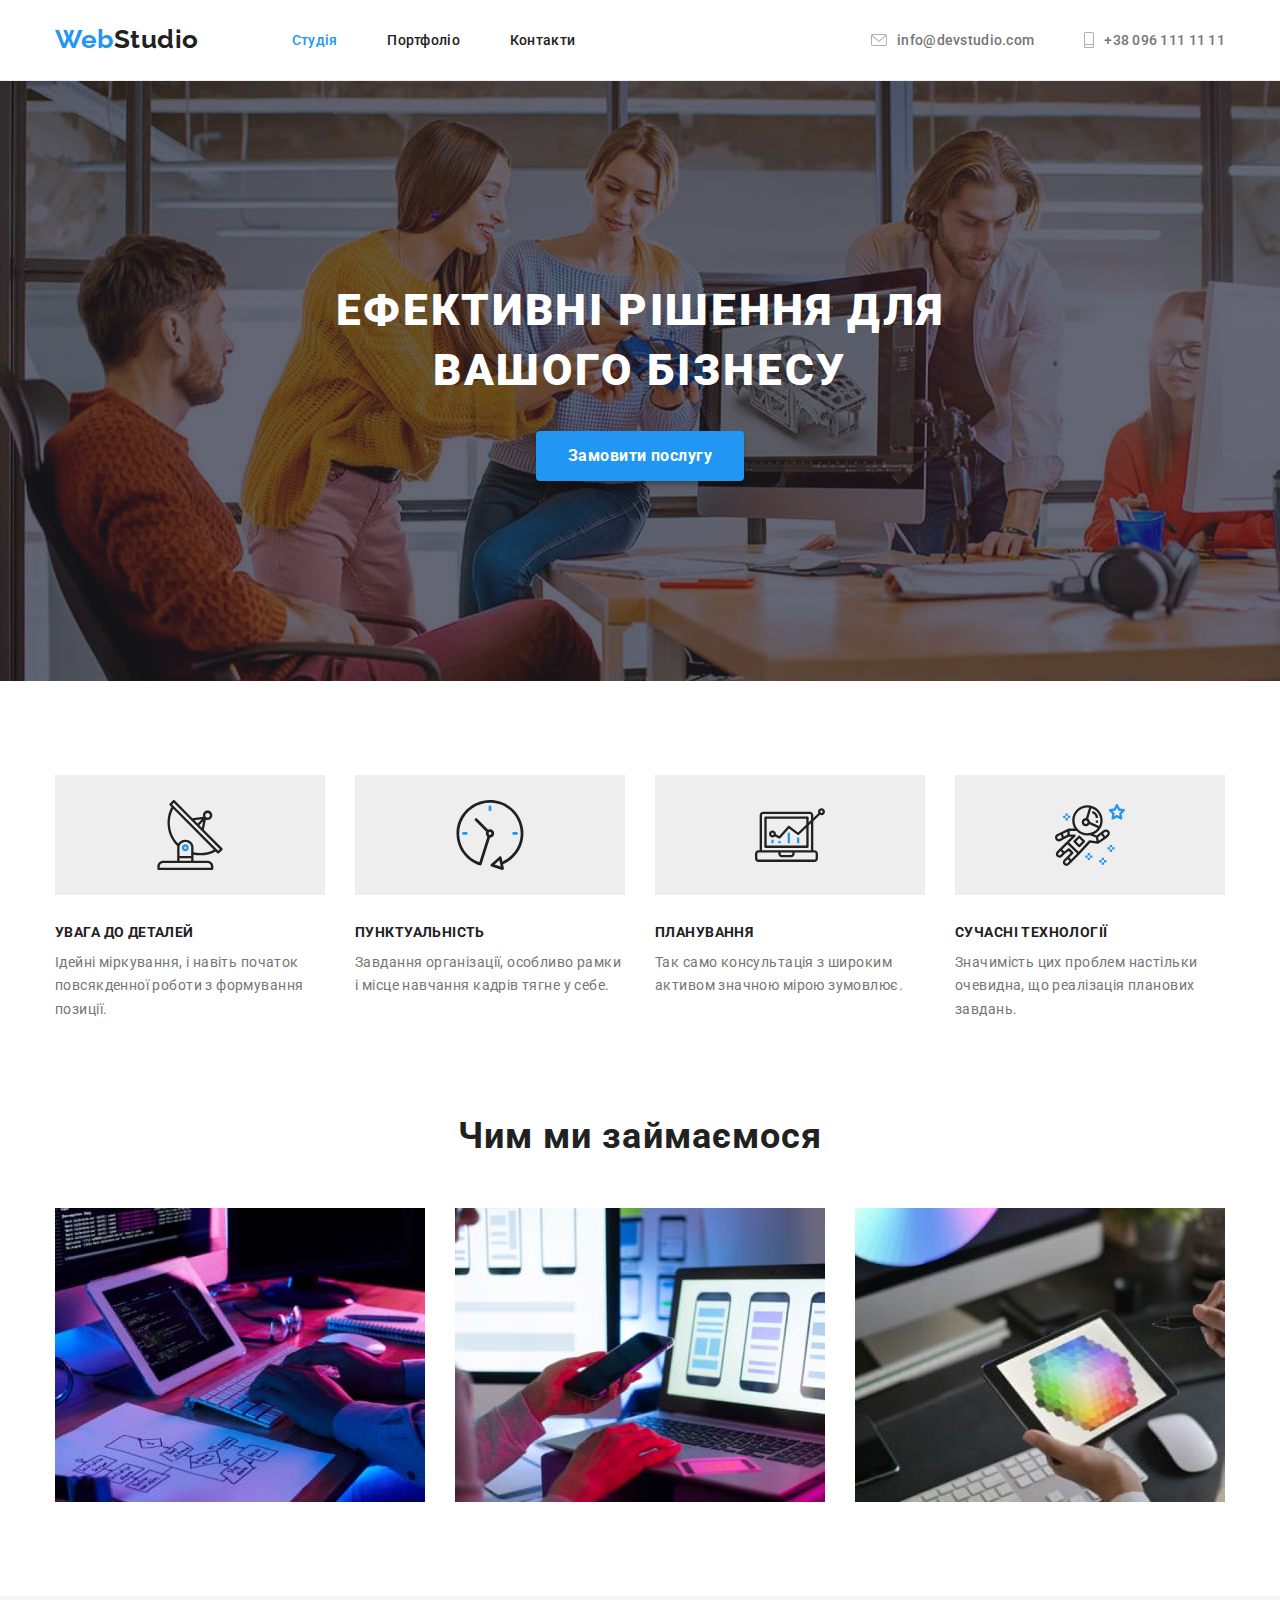
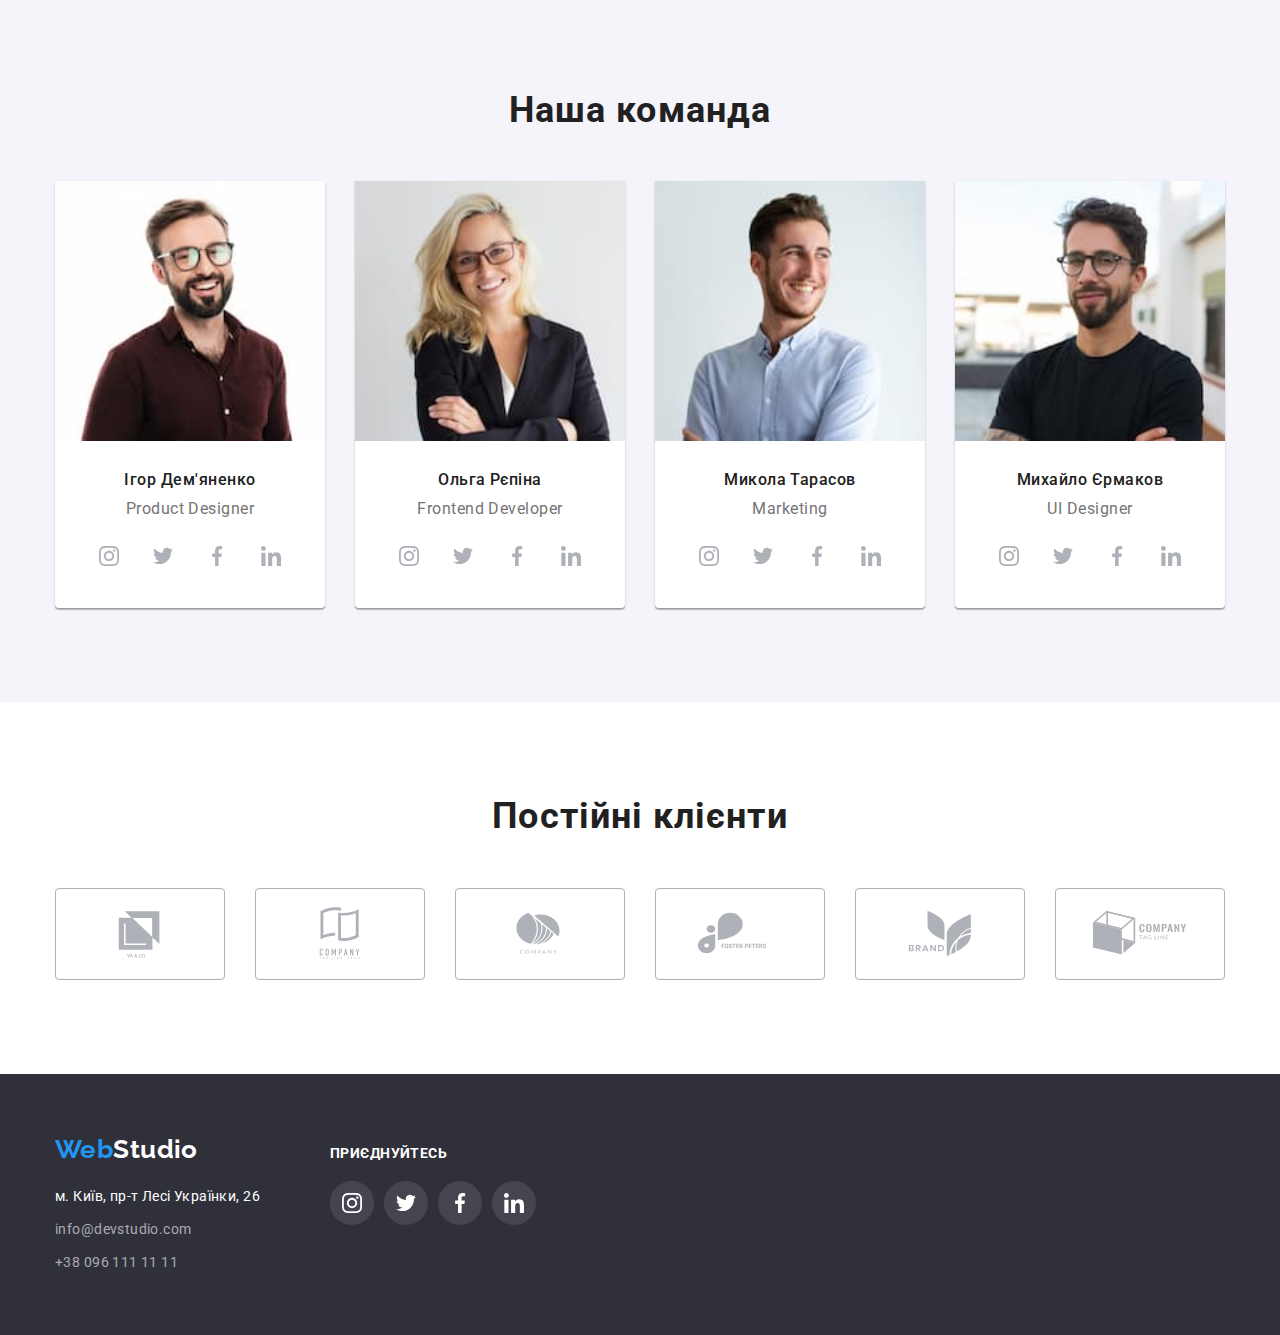
<file: index.html>
<!DOCTYPE html>
<html lang="uk">
  <head>
    <meta charset="UTF-8" />
    <meta http-equiv="X-UA-Compatible" content="IE=edge" />
    <meta name="viewport" content="width=device-width, initial-scale=1.0" />
    <title>Студія</title>
    <link
      rel="stylesheet"
      href="https://cdnjs.cloudflare.com/ajax/libs/modern-normalize/1.1.0/modern-normalize.min.css"
    />
    <link rel="stylesheet" href="./css/styles.css" />
    <link
      href="https://fonts.googleapis.com/css2?family=Oleo+Script&family=Raleway:wght@700&family=Roboto:wght@400;500;700;900&display=swap"
      rel="stylesheet"
    />
  </head>
  <body class="page">
    <header class="page-header">
      <div class="container page-container">
        <nav class="site-nav">
          <a href="./index.html" class="logo"><span class="logo-blue">Web</span>Studio</a>
          <ul class="site-nav-list">
            <li><a href="" class="link current">Студія</a></li>
            <li><a href="./portfolio.html" class="link">Портфоліо</a></li>
            <li><a href="" class="link item">Контакти</a></li>
          </ul>
        </nav>
        <ul class="auth-nav">
          <li><a href="mailto:info@devstudio.com" class="link"><svg class="env">
            <use href="./images/icons.svg#icon-envelope"></use>
          </svg>info@devstudio.com</a></li>
          <li><a href="tel:+380961111111" class="link item"><svg class="tel">
            <use href="./images/icons.svg#icon-smartphone"></use>
          </svg>+38 096 111 11 11</a></li>
        </ul>
      </div>
    </header>
    <main class="main">
      <section class="hero">
        <div class="container">
          <!-- секція-герой -->
          <h1 class="hero-title">Ефективні рішення для вашого бізнесу</h1>
          <button type="button" class="btn">Замовити послугу</button>
        </div>
      </section>
      <section class="section">
        <div class="container">
          <!-- Особливості -->
          <h2 hidden class="visually-hidden">Головна</h2>
          <ul class="main-list">
            <li>
              <div>
                <svg>
                  <use href="./images/icons.svg#icon-antenna-1"></use>
                </svg>
              </div>
              <h3 class="list-title">УВАГА ДО ДЕТАЛЕЙ</h3>
              <p class="main-text">
                Ідейні міркування, і навіть початок повсякденної роботи з формування позиції.
              </p>
            </li>
            <li>
              <div>
                <svg>
                  <use href="./images/icons.svg#icon-clock-1"></use>
                </svg>
              </div>
              <h3 class="list-title">ПУНКТУАЛЬНІСТЬ</h3>
              <p class="main-text">
                Завдання організації, особливо рамки і місце навчання кадрів тягне у себе.
              </p>
            </li>
            <li>
              <div>
                <svg>
                  <use href="./images/icons.svg#icon-diagram-1"></use>
                </svg>
              </div>
              <h3 class="list-title">ПЛАНУВАННЯ</h3>
              <p class="main-text">
                Так само консультація з широким активом значною мірою зумовлює.
              </p>
            </li>
            <li>
              <div>
                <svg>
                  <use href="./images/icons.svg#icon-astronaut-1"></use>
                </svg>
              </div>
              <h3 class="list-title">СУЧАСНІ ТЕХНОЛОГІЇ</h3>
              <p class="main-text">
                Значимість цих проблем настільки очевидна, що реалізація планових завдань.
              </p>
            </li>
          </ul>
        </div>
      </section>
      <section class="section section-whatwedo">
        <!-- Чим займаємося -->
        <div class="container">
          <h2 class="title">Чим ми займаємося</h2>
          <ul class="items">
            <li class="item-photo">
              <img src="./images/WhatWedo/box1.jpg" alt="photo1" width="370" />
            </li>
            <li class="item-photo">
              <img src="./images/WhatWedo/box2.jpg" alt="photo2" width="370" />
            </li>
            <li class="item-photo">
              <img src="./images/WhatWedo/box3.jpg" alt="photo3" width="370" />
            </li>
          </ul>
        </div>
      </section>
      <section class="team-box section">
        <!-- Наша команда -->
        <h2 class="title">Наша команда</h2>
        <div class="container">
          <ul class="list-title-list">
            <li class="mate">
              <img src="./images/Team/1.jpg" alt="photo 1" width="270" />
              <h3 class="list-title">Ігор Дем'яненко</h3>
              <p class="main-text">Product Designer</p>
              <ul class="social-links">
                <li>
                  <a
                    href="./index.html"
                    target="_blank"
                    rel="noopener noreferrer"
                    class="social-link"
                    ><svg>
                      <use href="./images/icons.svg#icon-instagram-2"></use></svg
                  ></a>
                </li>
                <li>
                  <a
                    href="./index.html"
                    target="_blank"
                    rel="noopener noreferrer"
                    class="social-link"
                  >
                    <svg>
                      <use href="./images/icons.svg#icon-twitter-1"></use></svg
                  ></a>
                </li>
                <li>
                  <a
                    href="./index.html"
                    target="_blank"
                    rel="noopener noreferrer"
                    class="social-link"
                  >
                    <svg>
                      <use href="./images/icons.svg#icon-facebook-1"></use></svg
                  ></a>
                </li>
                <li>
                  <a
                    href="./index.html"
                    target="_blank"
                    rel="noopener noreferrer"
                    class="social-link"
                  >
                    <svg>
                      <use href="./images/icons.svg#icon-linkedin-1"></use></svg
                  ></a>
                </li>
              </ul>
            </li>
            <li class="mate">
              <img src="./images/Team/2.jpg" alt="photo2" width="270" />
              <h3 class="list-title">Ольга Рєпіна</h3>
              <p class="main-text">Frontend Developer</p>
              <ul class="social-links">
                <li>
                  <a
                    href="./index.html"
                    target="_blank"
                    rel="noopener noreferrer"
                    class="social-link"
                    ><svg>
                      <use href="./images/icons.svg#icon-instagram-2"></use></svg
                  ></a>
                </li>
                <li>
                  <a
                    href="./index.html"
                    target="_blank"
                    rel="noopener noreferrer"
                    class="social-link"
                  >
                    <svg>
                      <use href="./images/icons.svg#icon-twitter-1"></use></svg
                  ></a>
                </li>
                <li>
                  <a
                    href="./index.html"
                    target="_blank"
                    rel="noopener noreferrer"
                    class="social-link"
                  >
                    <svg>
                      <use href="./images/icons.svg#icon-facebook-1"></use></svg
                  ></a>
                </li>
                <li>
                  <a
                    href="./index.html"
                    target="_blank"
                    rel="noopener noreferrer"
                    class="social-link"
                  >
                    <svg>
                      <use href="./images/icons.svg#icon-linkedin-1"></use></svg
                  ></a>
                </li>
              </ul>
            </li>
            <li class="mate">
              <img src="./images/Team/3.jpg" alt="photo3" width="270" />
              <h3 class="list-title">Микола Тарасов</h3>
              <p class="main-text">Marketing</p>
              <ul class="social-links">
                <li>
                  <a
                    href="./index.html"
                    target="_blank"
                    rel="noopener noreferrer"
                    class="social-link"
                    ><svg>
                      <use href="./images/icons.svg#icon-instagram-2"></use></svg
                  ></a>
                </li>
                <li>
                  <a
                    href="./index.html"
                    target="_blank"
                    rel="noopener noreferrer"
                    class="social-link"
                  >
                    <svg>
                      <use href="./images/icons.svg#icon-twitter-1"></use></svg
                  ></a>
                </li>
                <li>
                  <a
                    href="./index.html"
                    target="_blank"
                    rel="noopener noreferrer"
                    class="social-link"
                  >
                    <svg>
                      <use href="./images/icons.svg#icon-facebook-1"></use></svg
                  ></a>
                </li>
                <li>
                  <a
                    href="./index.html"
                    target="_blank"
                    rel="noopener noreferrer"
                    class="social-link"
                  >
                    <svg>
                      <use href="./images/icons.svg#icon-linkedin-1"></use></svg
                  ></a>
                </li>
              </ul>
            </li>
            <li class="mate">
              <img src="./images/Team/4.jpg" alt="photo4" width="270" />
              <h3 class="list-title">Михайло Єрмаков</h3>
              <p class="main-text">UI Designer</p>

              <ul class="social-links">
                <li>
                  <a
                    href="./index.html"
                    target="_blank"
                    rel="noopener noreferrer"
                    class="social-link"
                    ><svg>
                      <use href="./images/icons.svg#icon-instagram-2"></use></svg
                  ></a>
                </li>
                <li>
                  <a
                    href="./index.html"
                    target="_blank"
                    rel="noopener noreferrer"
                    class="social-link"
                  >
                    <svg>
                      <use href="./images/icons.svg#icon-twitter-1"></use></svg
                  ></a>
                </li>
                <li>
                  <a
                    href="./index.html"
                    target="_blank"
                    rel="noopener noreferrer"
                    class="social-link"
                  >
                    <svg>
                      <use href="./images/icons.svg#icon-facebook-1"></use></svg
                  ></a>
                </li>
                <li>
                  <a
                    href="./index.html"
                    target="_blank"
                    rel="noopener noreferrer"
                    class="social-link"
                  >
                    <svg>
                      <use href="./images/icons.svg#icon-linkedin-1"></use></svg
                  ></a>
                </li>
              </ul>
            </li>
          </ul>
        </div>
      </section>
      <section class="section">
        <div class="container">
          <h2 class="clients-title">Постійні клієнти</h2>
          <ul class="client-logo">
            <li>
              <a href="./index.html" target="_blank" rel="noopener noreferrer" class="logo-box">
                <svg>
                  <use href="./images/icons.svg#icon-Logo"></use>
                </svg>
              </a>
            </li>
            <li>
              <a href="./index.html" target="_blank" rel="noopener noreferrer" class="logo-box">
                <svg><use href="./images/icons.svg#icon-Logo-1"></use></svg>
              </a>
            </li>
            <li>
              <a href="./index.html" target="_blank" rel="noopener noreferrer" class="logo-box">
                <svg><use href="./images/icons.svg#icon-Logo-2"></use></svg>
              </a>
            </li>
            <li>
              <a href="./index.html" target="_blank" rel="noopener noreferrer" class="logo-box">
                <svg><use href="./images/icons.svg#icon-Logo-3"></use></svg>
              </a>
            </li>
            <li>
              <a href="./index.html" target="_blank" rel="noopener noreferrer" class="logo-box">
                <svg><use href="./images/icons.svg#icon-Logo-4"></use></svg>
              </a>
            </li>
            <li>
              <a href="./index.html" target="_blank" rel="noopener noreferrer" class="logo-box">
                <svg><use href="./images/icons.svg#icon-Logo-5"></use></svg>
              </a>
            </li>
          </ul>
        </div>
      </section>
    </main>
    <footer class="footer">
      <!-- Підвал -->
      <div class="container footer-container">
        <div>
          <a href="./index.html" class="logo-footer"><span class="logo-blue">Web</span>Studio</a>
          <address>
            <ul class="contacts-list">
              <li>
                <a href="https://goo.gl/maps/DitQ5L7CLAvDK1iu7" target="_blank" class="link"
                  >м. Київ, пр-т Лесі Українки, 26</a
                >
              </li>
              <li><a href="mailto:info@devstudio.com" class="link-to">info@devstudio.com</a></li>
              <li><a href="tel:+380961111111" class="link-to">+38 096 111 11 11</a></li>
            </ul>
          </address>
        </div>
        <div class="thumb">
          <strong class="footer-title">приєднуйтесь</strong>
          <ul class="our-socials">
            <li>
              <a href="./index.html" target="_blank" rel="noopener noreferrer">
                <svg>
                  <use href="./images/icons.svg#icon-Ellipse-3"></use>
                </svg>
              </a>
            </li>
            <li>
              <a href="./index.html" target="_blank" rel="noopener noreferrer">
                <svg>
                  <use href="./images/icons.svg#icon-Ellipse-2"></use>
                </svg>
              </a>
            </li>
            <li>
              <a href="./index.html" target="_blank" rel="noopener noreferrer">
                <svg>
                  <use href="./images/icons.svg#icon-Ellipse-1"></use>
                </svg>
              </a>
            </li>
            <li>
              <a href="./index.html" target="_blank" rel="noopener noreferrer">
                <svg>
                  <use href="./images/icons.svg#icon-Ellipse"></use>
                </svg>
              </a>
            </li>
          </ul>
        </div>
      </div>
    </footer>
  </body>
</html>
</file>
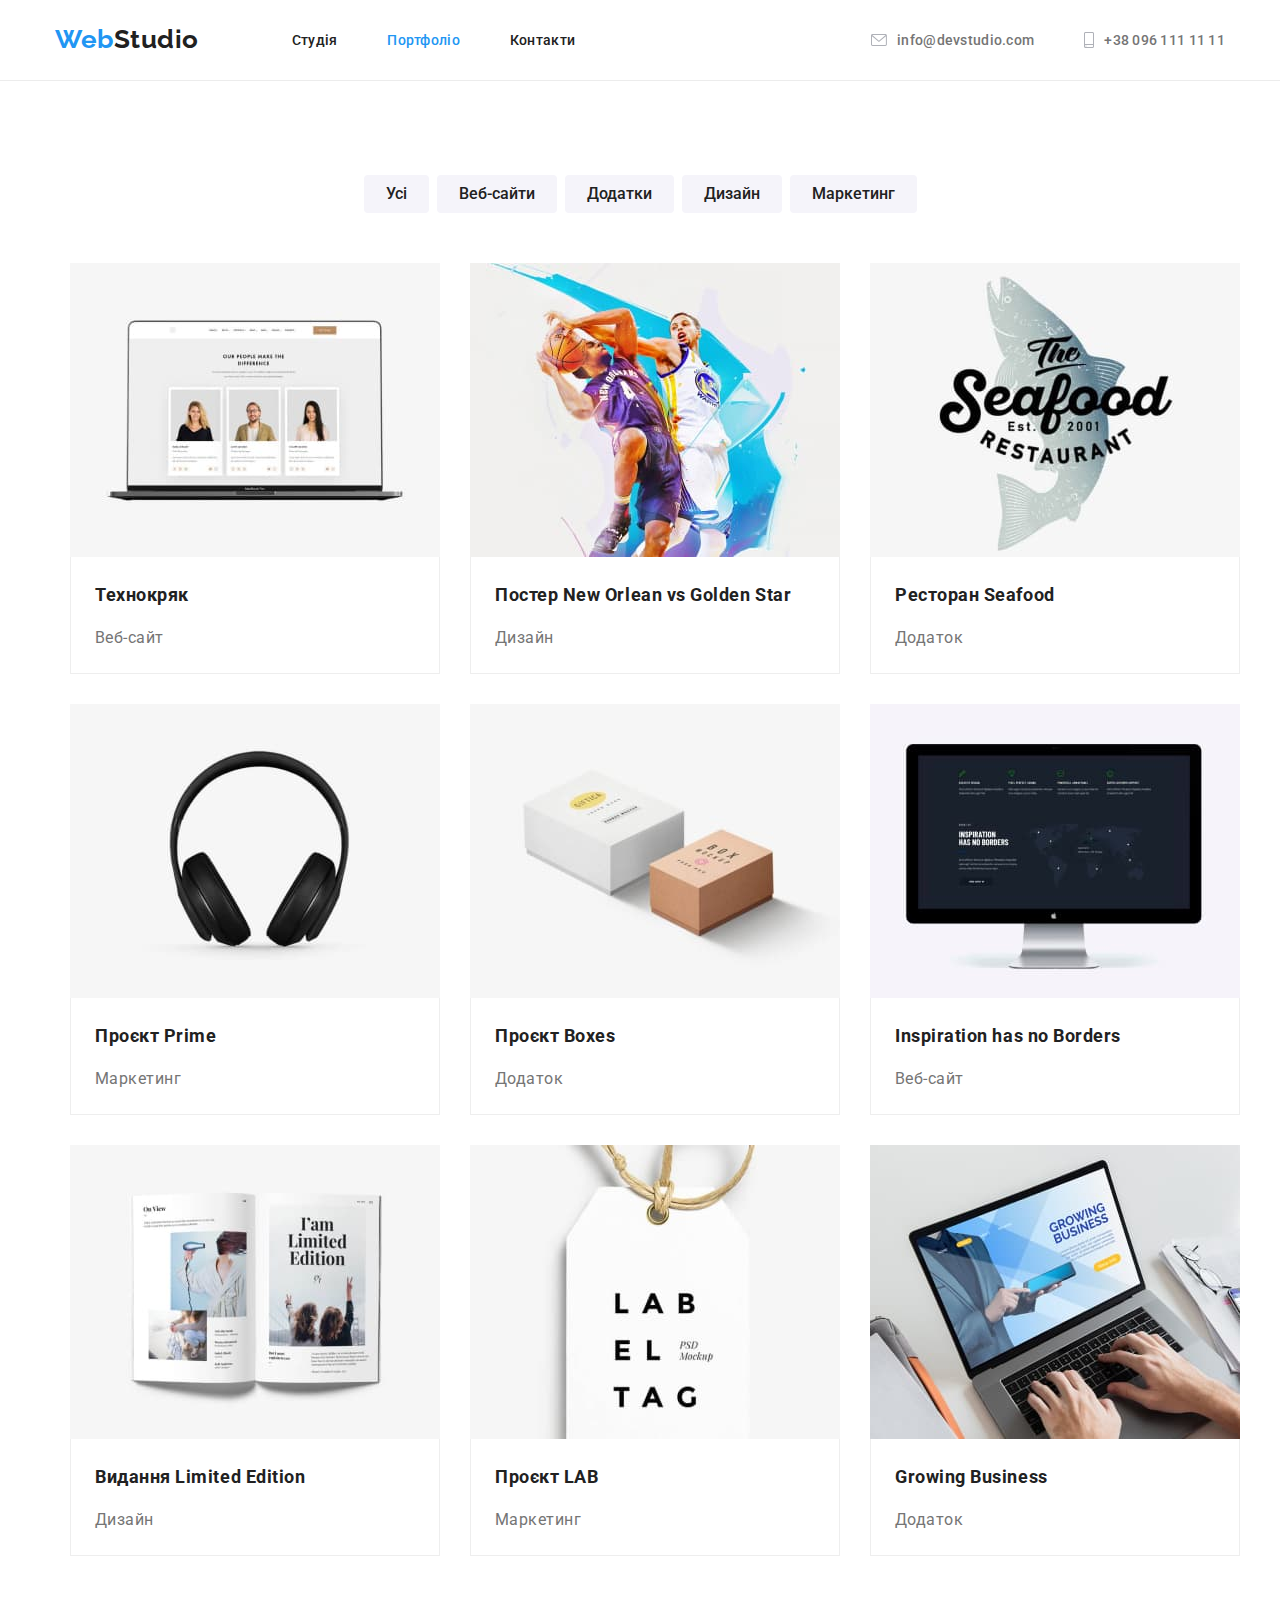
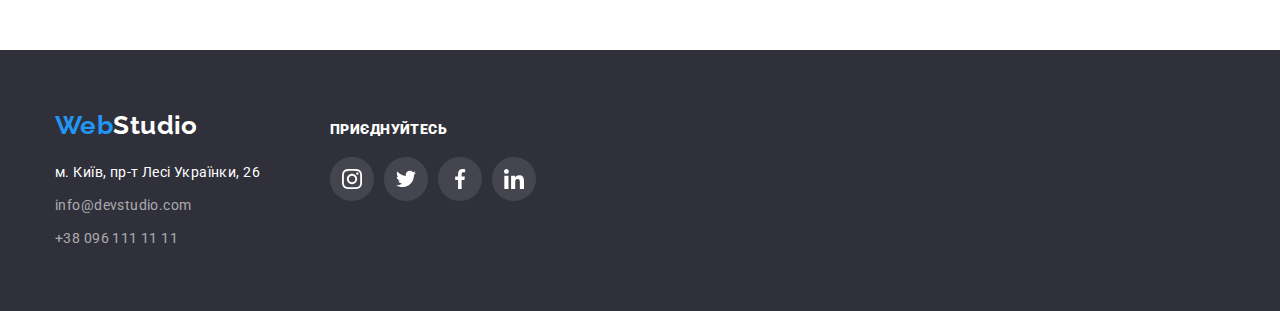
<file: portfolio.html>
<!DOCTYPE html>
<html lang="uk">
  <head>
    <meta charset="UTF-8" />
    <meta http-equiv="X-UA-Compatible" content="IE=edge" />
    <meta name="viewport" content="width=device-width, initial-scale=1.0" />
    <title>Портфоліо</title>
    <link
      rel="stylesheet"
      href="https://cdnjs.cloudflare.com/ajax/libs/modern-normalize/1.1.0/modern-normalize.min.css"
    />
    <link rel="stylesheet" href="./css/styles.css" />
    <link
      href="https://fonts.googleapis.com/css2?family=Oleo+Script&family=Raleway:wght@700&family=Roboto:wght@400;500;700;900&display=swap"
      rel="stylesheet"
    />
  </head>
  <body class="page">
    <header class="page-header">
      <div class="container page-container">
        <nav class="site-nav">
          <a href="./index.html" class="logo"><span class="logo-blue">Web</span>Studio</a>
          <ul class="site-nav-list">
            <li><a href="./index.html" class="link">Студія</a></li>
            <li><a href="./portfolio.html" class="link current">Портфоліо</a></li>
            <li><a href="" class="link item">Контакти</a></li>
          </ul>
        </nav>
         <ul class="auth-nav">
          <li><a href="mailto:info@devstudio.com" class="link"><svg class="env">
            <use href="./images/icons.svg#icon-envelope"></use>
          </svg>info@devstudio.com</a></li>
          <li><a href="tel:+380961111111" class="link item"><svg class="tel">
            <use href="./images/icons.svg#icon-smartphone"></use>
          </svg>+38 096 111 11 11</a></li>
        </ul>
      </div>
    </header>
    <main class="main">
      <section class="section">
        <div class="container">
          <h2 hidden class="visusally-hiden">Портоліо</h2>
          <!-- Портфоліо -->
          <ul class="buttons-list">
            <li><button type="button" class="btn-page">Усі</button></li>
            <li><button type="button" class="btn-page">Веб-сайти</button></li>
            <li><button type="button" class="btn-page">Додатки</button></li>
            <li><button type="button" class="btn-page">Дизайн</button></li>
            <li><button type="button" class="btn-page">Маркетинг</button></li>
          </ul>

          <div class="container">
            <ul class="portfolio">
              <li>
                <a href="./index.html" target="_blank" rel="noopener noreferrer" class="port-link">
                  <img src="./images/portfolio/Технокряк.jpg" alt="Технокряк" width="370" />
                  <div class="port-box">
                    <h3 class="list-title">Технокряк</h3>
                    <p class="main-text">Веб-сайт</p>
                  </div>
                </a>
              </li>
              <li>
                <a href="./index.html" target="_blank" rel="noopener noreferrer" class="port-link">
                  <img
                    src="./images/portfolio/ПостерNew.jpg"
                    alt="Постер New Orlean vs Golden Star"
                    width="370"
                  />
                  <div class="port-box">
                    <h3 class="list-title">Постер New Orlean vs Golden Star</h3>
                    <p class="main-text">Дизайн</p>
                  </div>
                </a>
              </li>
              <li>
                <a href="./index.html" target="_blank" rel="noopener noreferrer" class="port-link">
                  <img src="./images/portfolio/Ресторан.jpg" alt="Ресторан Seafood" width="370" />
                  <div class="port-box">
                    <h3 class="list-title">Ресторан Seafood</h3>
                    <p class="main-text">Додаток</p>
                  </div>
                </a>
              </li>
              <li>
                <a href="./index.html" target="_blank" rel="noopener noreferrer" class="port-link">
                  <img src="./images/portfolio/ПроєктPrime.jpg" alt="Проєкт Prime" width="370" />
                  <div class="port-box">
                    <h3 class="list-title">Проєкт Prime</h3>
                    <p class="main-text">Маркетинг</p>
                  </div>
                </a>
              </li>
              <li>
                <a href="./index.html" target="_blank" rel="noopener noreferrer" class="port-link">
                  <img src="./images/portfolio/ПроєктBoxes.jpg" alt="Проєкт Boxes" width="370" />
                  <div class="port-box">
                    <h3 class="list-title">Проєкт Boxes</h3>
                    <p class="main-text">Додаток</p>
                  </div>
                </a>
              </li>
              <li>
                <a href="./index.html" target="_blank" rel="noopener noreferrer" class="port-link">
                  <img
                    src="./images/portfolio/Inspiration.jpg"
                    alt="Inspiration has no Borders"
                    width="370"
                  />
                  <div class="port-box">
                    <h3 class="list-title">Inspiration has no Borders</h3>
                    <p class="main-text">Веб-сайт</p>
                  </div>
                </a>
              </li>
              <li>
                <a href="./index.html" target="_blank" rel="noopener noreferrer" class="port-link">
                  <img
                    src="./images/portfolio/Видання.jpg"
                    alt="Видання Limited Edition"
                    width="370"
                  />
                  <div class="port-box">
                    <h3 class="list-title">Видання Limited Edition</h3>
                    <p class="main-text">Дизайн</p>
                  </div>
                </a>
              </li>
              <li>
                <a href="./index.html" target="_blank" rel="noopener noreferrer" class="port-link">
                  <img src="./images/portfolio/ПроєктLAB.jpg" alt="Проєкт LAB" width="370" />
                  <div class="port-box">
                    <h3 class="list-title">Проєкт LAB</h3>
                    <p class="main-text">Маркетинг</p>
                  </div>
                </a>
              </li>
              <li>
                <a href="./index.html" target="_blank" rel="noopener noreferrer" class="port-link">
                  <img src="./images/portfolio/Growing.jpg" alt="Growing Business" width="370" />
                  <div class="port-box">
                    <h3 class="list-title">Growing Business</h3>
                    <p class="main-text">Додаток</p>
                  </div>
                </a>
              </li>
            </ul>
          </div>
        </div>
      </section>
    </main>
    <footer class="footer">
      <!-- Підвал -->
      <div class="container footer-container">
        <div>
          <a href="./index.html" class="logo-footer"><span class="logo-blue">Web</span>Studio</a>
          <address>
            <ul class="contacts-list">
              <li>
                <a href="https://goo.gl/maps/DitQ5L7CLAvDK1iu7" target="_blank" class="link"
                  >м. Київ, пр-т Лесі Українки, 26</a
                >
              </li>
              <li><a href="mailto:info@devstudio.com" class="link-to">info@devstudio.com</a></li>
              <li><a href="tel:+380961111111" class="link-to">+38 096 111 11 11</a></li>
            </ul>
          </address>
        </div>
        <div class="thumb">
          <h2 class="footer-title"><strong>приєднуйтесь</strong></h2>
          <ul class="our-socials">
            <li>
              <a href="">
                <svg>
                  <use href="./images/icons.svg#icon-Ellipse-3"></use>
                </svg>
              </a>
            </li>
            <li>
              <a href="">
                <svg>
                  <use href="./images/icons.svg#icon-Ellipse-2"></use>
                </svg>
              </a>
            </li>
            <li>
              <a href="">
                <svg>
                  <use href="./images/icons.svg#icon-Ellipse-1"></use>
                </svg>
              </a>
            </li>
            <li>
              <a href="">
                <svg>
                  <use href="./images/icons.svg#icon-Ellipse"></use>
                </svg>
              </a>
            </li>
          </ul>
        </div>
      </div>
    </footer>
  </body>
</html>
</file>
<file: css/styles.css>
:root {
  --primary-text-color: #757575;
  --secondary-text-color: #212121;
  --accent-color: #2196f3;
  --main-backgroud-color: #f5f5f5;
  --dark-background-color: #2f303a;
  --background-color-header: #ffffff;
  --filters-color: #f5f4fa;
  --addinational-background-color: #eeeeee;
  --links-color: rgba(255, 255, 255, 0.6);
  --border-color: #ececec;
  --fill-color: #afb1b8;
}
/*   основний колір тексту  #757575 */
/* вторинний колір тексту #212121 */
/* білий #FFFFFF */
/* акцент #2196F3 */

/* колір шапки #FFFFFF */
/* основний колір фону #F5F5F5 */
/* колір фона 1 #F5F4FA */
/* колір фона 2 #2F303A */
h1,
h2,
h3,
h4,
h5,
h6,
p {
  margin: 0;
}
ul,
ol {
  list-style: none;
  padding: 0;
  margin: 0;
}
img {
  display: block;
  max-width: 100%;
  height: auto;
}
a {
  text-decoration: none;
}

.container {
  width: 1200px;
  margin-left: auto;
  margin-right: auto;
  padding-left: 15px;
  padding-right: 15px;
}
.section {
  padding: 94px 0;
}

.page {
  background-color: var(--main-background-color);
  font-family: 'Roboto', sans-serif;
  font-style: normal;
  font-size: 14px;
  letter-spacing: 0.03em;
  color: var(--primary-text-color);
}
li {
  list-style-type: none;
}
/* header styles */
.site-nav,
.site-nav-list,
.auth-nav {
  display: flex;
  align-items: center;
}
.auth-nav svg {
  width: 16px;
  height: 12px;
  margin-right: 10px;
}
.auth-nav .tel {
  width: 10px;
  height: 16px;
}
.link :hover .env{
  color:var(--accent-color);
}
.page-container {
  display: flex;
}
.page .logo,
.logo-footer {
  font-family: 'Raleway', sans-serif;
  font-style: normal;
  font-weight: 700;
  font-size: 26px;
  line-height: 1.2;
}
.page-header {
  border-bottom: 1px solid var(--border-color);
  background-color: var(--background-color-header);
}
.logo {
  color: var(--secondary-text-color);
}
.logo-blue {
  color: var(--accent-color);
}
.site-nav a,
.auth-nav a {
  padding-bottom: 32px;
  padding-top: 32px;
  display: block;
  margin-right: 50px;

  text-decoration: none;
  font-weight: 500;
  font-size: 14px;
  line-height: 1.15;
  letter-spacing: 0.02em;
}
.site-nav a {
  color: var(--secondary-text-color);
}
.site-nav .logo {
  padding-top: 24px;
  padding-bottom: 25px;
  margin-right: 93px;
}
.auth-nav {
  margin-left: auto;
}
.auth-nav .item,
.site-nav .item {
  margin-right: 0;
}
.auth-nav .link {
  display: flex;
  align-items: center;
  color: var(--primary-text-color);
  fill:var(--fill-color)
}
.link.current {
  color: var(--accent-color);
}
.link:hover ,
.link:focus  {
  cursor: pointer;
  color: var(--accent-color);
  fill:var(--accent-color)
}
/* hero styles */

.hero {
  max-width: 1600px;
  margin-left: auto;
  margin-right: auto;
  padding: 200px 0;
  text-align: center;
  color: var(--background-color-header);
  background-color: var(--dark-background-color);
  background-image: linear-gradient(rgba(47, 48, 58, 0.4), rgba(47, 48, 58, 0.4)),
    url('../images/img-hero.jpg');
}
.hero-title {
  width: 696px;
  margin: 0 auto;

  font-weight: 900;
  font-size: 44px;
  line-height: 1.36;
  text-align: center;
  letter-spacing: 0.06em;
  text-transform: uppercase;
}
.btn {
  border: none;
  border-radius: 4px;
  padding: 10px 32px 10px 32px;
  margin-top: 30px;

  color: var(--background-color-header);
  background-color: var(--accent-color);
  font-weight: 700;
  font-size: 16px;
  line-height: 1.88;
  letter-spacing: 00.03em;
  font-family: inherit;
  box-shadow: 0px 4px 4px rgba(0, 0, 0, 0.25);
}
/* main styles */
.main-list {
  gap: 30px;
  display: flex;
}
.main-list div {
  background-color: var(--addinational-background-color);
  width: 270px;
  height: 120px;
  display: flex;
  align-items: center;
  justify-content: center;
  margin-bottom: 30px;
}
.main-list svg {
  width: 70px;
  height: 70px;
}
.main-list li {
  width: 270px;
}
/* .main-list li:not(:last-child){
      margin-right: 30px;
} */
main .main {
  background-color: var(--main-backgroud-color);
}
.list-title-list li {
  background-color: var(--background-color-header);
}
.list-title {
  margin: auto;
  margin-bottom: 10px;

  color: var(--secondary-text-color);
  font-weight: 500;
  font-size: 16px;
  line-height: 1.17;
  letter-spacing: 0.03em;
}
.main-list .list-title {
  margin-bottom: 10px;

  font-weight: 700;
  font-size: 14px;
  line-height: 1.12;
}

/* What we do */
.section-whatwedo {
  padding-top: 0;
}
.title {
  margin-bottom: 50px;
  color: var(--secondary-text-color);
  font-weight: 700;
  font-size: 36px;
  line-height: 1.16;
  text-align: center;
  letter-spacing: 0.03em;
}
.items {
  display: flex;
  gap: 30px;
}
.item-photo {
  width: 370px;
}
.portfolio .list-title {
  font-weight: 700;
  font-size: 18px;
  line-height: 2;
}
/* Team section */
.team-box {
  background-color: var(--filters-color);
}
.list-title-list img {
  margin-bottom: 30px;
}
.list-title-list {
  display: flex;
  gap: 30px;
}
.list-title-list .social-links {
  justify-content: center;
  align-items: center;
  display: flex;
  gap: 10px;
  height: 44px;
  margin-bottom: 30px;
}
.list-title-list svg {
  width: 20px;
  height: 20px;
  fill: var(--fill-color);
}
.social-link {
  display: block;
  height: 44px;
  border-radius: 50%;
  width: 100%;
  height: 100%;
}
.social-link:hover,
.social-link:focus {
  background-color: var(--accent-color);
  fill: var(--background-color-header);
}
.social-link:hover svg,
.social-link:focus svg {
  fill: var(--background-color-header);
}
.social-links .social-link {
  width: 44px;
  height: 44px;
  display: flex;
  align-items: center;
  justify-content: center;
}

.list-title-list .mate {
  text-align: center;
  width: 270px;
  /* shadows */
  box-shadow: 0px 1px 3px rgba(0, 0, 0, 0.12), 0px 1px 1px rgba(0, 0, 0, 0.14),
    0px 2px 1px rgba(0, 0, 0, 0.2);
  border-radius: 0px 0px 4px 4px;
}

.main-text {
  color: var(--primary-text-color);
  font-weight: 400;
  font-size: 14px;
  line-height: 1.7;
  letter-spacing: 0.03em;
}
.team-box .main-text {
  margin-bottom: 16px;
  font-weight: 400;
  font-size: 16px;
  line-height: 1.18;
}
.portfolio .main-text {
  font-weight: 400;
  font-size: 16px;
  line-height: 1.87;
}

/* Clients */
.clients-title {
  font-weight: 700;
  font-size: 36px;
  line-height: 1.16;
  text-align: center;
  letter-spacing: 0.03em;
  margin-bottom: 50px;
  color: var(--secondary-text-color);
}
.client-logo {
  display: flex;
  gap: 30px;
  justify-content: center;
}
.client-logo svg {
  fill: var(--fill-color);
  width: 106px;
  height: 60px;
}
.logo-box {
  display: flex;
  justify-content: center;
  align-items: center;
  width: 170px;
  height: 92px;
  border: 1px solid var(--fill-color);
  border-radius: 4px;
}
.logo-box:hover,
.logo-box:focus {
  border-color: var(--accent-color);
}

.logo-box:hover svg,
.logo-box:focus svg {
  fill: var(--accent-color);
}
/* page 2 */

.buttons-list li:not(:first-child) {
  margin-left: 8px;
}
.btn-page {
  border: var(--filters-color);
  border-radius: 4px;
  padding: 6px 22px 6px 22px;
  background-color: var(--filters-color);
  color: var(--secondary-text-color);
  font-weight: 500;
  font-size: 16px;
  line-height: 1.62;
  font-family: inherit;
}
.btn-page:hover,
.btn-page:focus {
  cursor: pointer;
  background-color: var(--accent-color);
  color: var(--background-color-header);
  box-shadow: 0px 3px 1px rgba(0, 0, 0, 0.1), 0px 1px 2px rgba(0, 0, 0, 0.08), 0px 2px 2px rgba(0, 0, 0, 0.12);
}
.buttons-list {
  display: flex;
  justify-content: center;
  padding-bottom: 50px;

  background-color: var(--background-color-header);
}
.portfolio {
  display: flex;
  flex-wrap: wrap;
  gap: 30px;
}
.portfolio li {
  background-color: var(--background-color-header);
}
.port-link:hover,
.port-link:focus{
display: block;
box-shadow: 0px 4px 4px rgba(0, 0, 0, 0.25);
}
.port-box {
  padding: 20px 24px;
  border: 1px solid var(--addinational-background-color);
  border-top: none;
}
/* footer styles */
.footer {
  padding: 60px 0px;
  background-color: var(--dark-background-color);
}
.footer-container {
  display: flex;
  align-items: baseline;
}
.our-socials {
  display: flex;
  gap: 10px;
  margin-top: 20px;
}
.thumb {
  margin-left: 70px;
}
.footer-title {
  font-weight: 700;
  font-size: 14px;
  line-height: 1.07;
  letter-spacing: 0.03em;
  text-transform: uppercase;
  color: var(--background-color-header);
}
.our-socials svg {
  width: 44px;
  height: 44px;
  fill: var(--background-color-header);
}
.our-socials a {
  display: block;
  width: 44px;
  height: 44px;
  border-radius:  50%;
}
.our-socials a:hover,
.our-socials a:focus {
  background-color: var(--accent-color);
}
.contacts-list {
  margin-top: 20px;
}
.logo-footer {
  text-decoration: none;
  color: var(--background-color-header);
}
.contacts-list a {
  color: var(--background-color-header);
  text-decoration: none;
  font-style: normal;
}
.contacts-list li:not(:last-child) {
  margin-bottom: 9px;
}
.footer .link-to {
  color: var(--links-color);
  font-style: normal;
  font-weight: 400;
  font-size: 14px;
  line-height: 1.71;
}
.footer .link {
  font-weight: 400;
  font-size: 14px;
  line-height: 1.71;
}
.footer .link-to:hover,
.footer .link-to:focus {
  color: var(--accent-color);
}
.visually-hidden {
  position: absolute;
  white-space: nowrap;
  width: 1px;
  height: 1px;
  overflow: hidden;
  border: 0;
  padding: 0;
  clip: rect(0 0 0 0);
  clip-path: inset(50%);
  margin: -1px;
}
</file>
